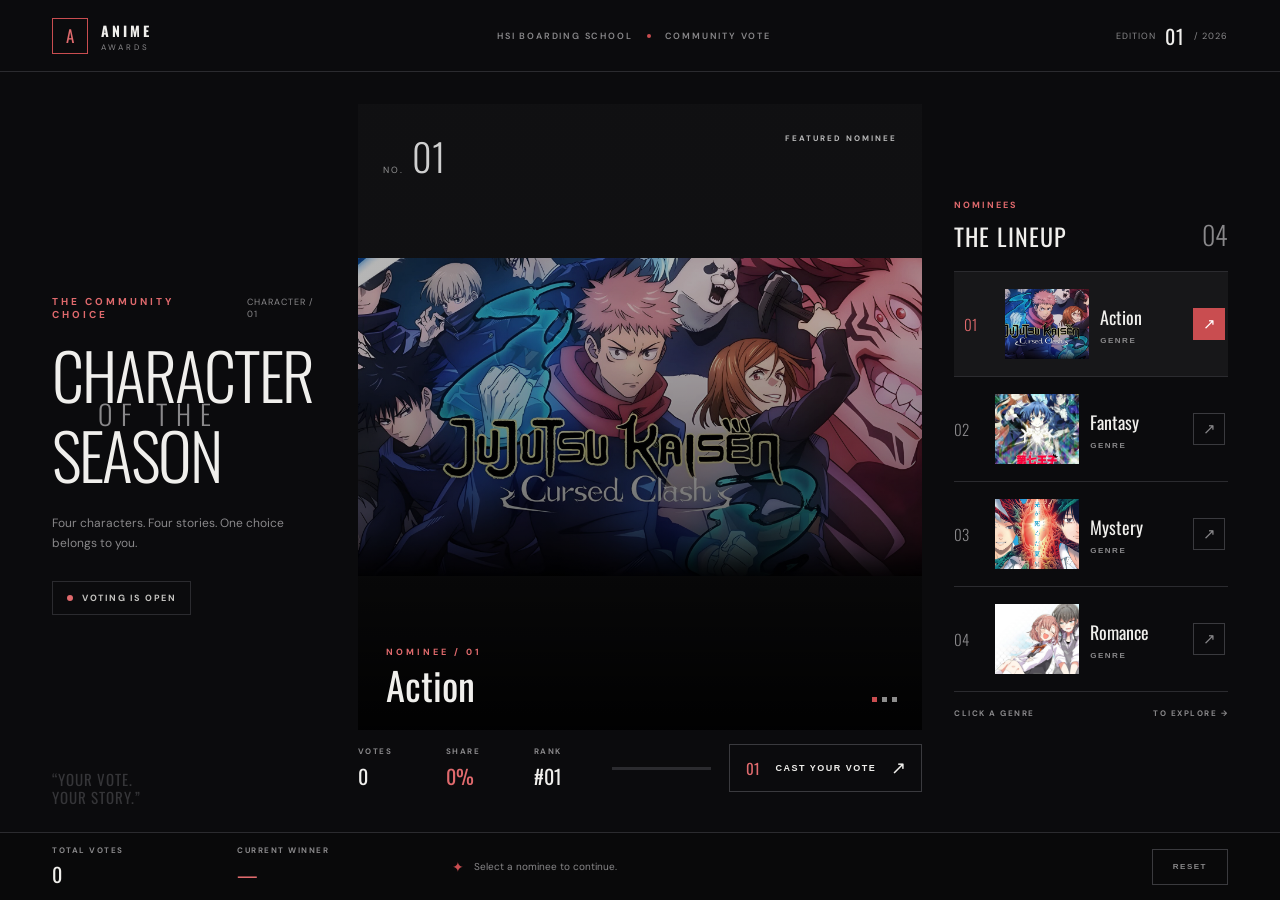
<file: Monthly/monthly1/index.html>
<!DOCTYPE html>
<html lang="en">

<head>
    <meta charset="UTF-8">
    <meta name="viewport" content="width=device-width, initial-scale=1.0">

    <title>ANIME AWARDS — HSI BS</title>

    <link rel="stylesheet" href="style.css">
</head>

<body>

    <main class="app">


        <!-- ================= HEADER ================= -->

        <header class="header">

            <div class="logo">

                <div class="logo-mark">A</div>

                <div class="logo-text">
                    <strong>ANIME</strong>
                    <span>AWARDS</span>
                </div>

            </div>


            <nav class="nav">

                <span>HSI BOARDING SCHOOL</span>

                <i></i>

                <span>COMMUNITY VOTE</span>

            </nav>


            <div class="edition">

                <span>EDITION</span>

                <strong>01</strong>

                <span>/ 2026</span>

            </div>

        </header>



        <!-- ================= MAIN ================= -->

        <section class="showcase">


            <!-- LEFT SIDE -->

            <div class="intro">

                <div class="intro-top">

                    <span class="eyebrow">
                        THE COMMUNITY CHOICE
                    </span>

                    <span class="category">
                        CHARACTER / 01
                    </span>

                </div>


                <div class="intro-title">

                    <span>CHARACTER</span>

                    <span class="small-title">
                        OF THE
                    </span>

                    <span>SEASON</span>

                </div>


                <p class="intro-description">

                    Four characters.
                    Four stories.
                    One choice belongs to you.

                </p>


                <div class="status">

                    <span class="status-dot"></span>

                    VOTING IS OPEN

                </div>


                <div class="quote">

                    “YOUR VOTE.
                    <br>
                    YOUR STORY.”

                </div>

            </div>



            <!-- CENTER HERO -->

            <div class="hero">


                <div class="hero-image">

                    <img
                        id="hero-image"
                        src="images/action.jpg"
                        alt="Candidate One"
                    >


                    <div class="hero-overlay"></div>


                    <div class="hero-number">

                        <span>NO.</span>

                        <strong id="hero-number">
                            01
                        </strong>

                    </div>


                    <div class="hero-tag">
                        FEATURED NOMINEE
                    </div>


                    <div class="hero-name">

                        <span>NOMINEE / 01</span>

                        <h1 id="hero-name">
                            Candidate One
                        </h1>

                    </div>


                    <div class="hero-corner">

                        <span></span>
                        <span></span>
                        <span></span>

                    </div>

                </div>



                <!-- HERO INFO -->

                <div class="hero-info">

                    <div class="stat">

                        <span>VOTES</span>

                        <strong id="hero-votes">
                            0
                        </strong>

                    </div>


                    <div class="stat">

                        <span>SHARE</span>

                        <strong id="hero-percentage">
                            0%
                        </strong>

                    </div>


                    <div class="stat">

                        <span>RANK</span>

                        <strong id="hero-rank">
                            #01
                        </strong>

                    </div>


                    <div class="progress">

                        <div
                            id="hero-progress"
                            class="progress-fill"
                        ></div>

                    </div>


                    <button
                        id="hero-vote"
                        class="vote-button"
                    >

                        <span class="vote-number">
                            01
                        </span>

                        <span>
                            CAST YOUR VOTE
                        </span>

                        <b>↗</b>

                    </button>

                </div>

            </div>



            <!-- RIGHT SIDE -->

            <aside class="roster">


                <div class="roster-heading">

                    <div>

                        <span>NOMINEES</span>

                        <h2>
                            THE LINEUP
                        </h2>

                    </div>

                    <strong>
                        04
                    </strong>

                </div>



                <!-- CANDIDATE 01 -->

                <button
                    class="candidate active"
                    data-id="0"
                >

                    <span class="candidate-number">
                        01
                    </span>


                    <div class="candidate-image">

                        <img
                            src="images/action.jpg"
                            alt="Candidate One"
                        >

                    </div>


                    <div class="candidate-info">

                        <strong>
                            Action
                        </strong>

                        <span>
                            GENRE
                        </span>

                    </div>


                    <span class="candidate-arrow">
                        ↗
                    </span>

                </button>



                <!-- CANDIDATE 02 -->

                <button
                    class="candidate"
                    data-id="1"
                >

                    <span class="candidate-number">
                        02
                    </span>


                    <div class="candidate-image">

                        <img
                            src="images/fantasy.jpg"
                            alt="Candidate Two"
                        >

                    </div>


                    <div class="candidate-info">

                        <strong>
                            Fantasy
                        </strong>

                        <span>
                            GENRE
                        </span>

                    </div>


                    <span class="candidate-arrow">
                        ↗
                    </span>

                </button>



                <!-- CANDIDATE 03 -->

                <button
                    class="candidate"
                    data-id="2"
                >

                    <span class="candidate-number">
                        03
                    </span>


                    <div class="candidate-image">

                        <img
                            src="images/mystery.jpg"
                            alt="Candidate Three"
                        >

                    </div>


                    <div class="candidate-info">

                        <strong>
                            Mystery
                        </strong>

                        <span>
                            GENRE
                        </span>

                    </div>


                    <span class="candidate-arrow">
                        ↗
                    </span>

                </button>



                <!-- CANDIDATE 04 -->

                <button
                    class="candidate"
                    data-id="3"
                >

                    <span class="candidate-number">
                        04
                    </span>


                    <div class="candidate-image">

                        <img
                            src="images/romance.jpg"
                            alt="Candidate Four"
                        >

                    </div>


                    <div class="candidate-info">

                        <strong>
                            Romance
                        </strong>

                        <span>
                            GENRE
                        </span>

                    </div>


                    <span class="candidate-arrow">
                        ↗
                    </span>

                </button>



                <div class="roster-hint">

                    <span>CLICK A GENRE</span>

                    <span>TO EXPLORE →</span>

                </div>

            </aside>

        </section>



        <footer class="footer">


            <div class="footer-stat">

                <span>TOTAL VOTES</span>

                <strong id="total-votes">
                    0
                </strong>

            </div>


            <div class="footer-stat winner">

                <span>CURRENT WINNER</span>

                <strong id="current-winner">
                    —
                </strong>

            </div>


            <div class="feedback">

                <span>✦</span>

                <p id="feedback">
                    Select a nominee to continue.
                </p>

            </div>


            <button
                id="reset-btn"
                class="reset-button"
            >
                RESET
            </button>

        </footer>

    </main>


    <script src="script.js"></script>

</body>

</html>
</file>
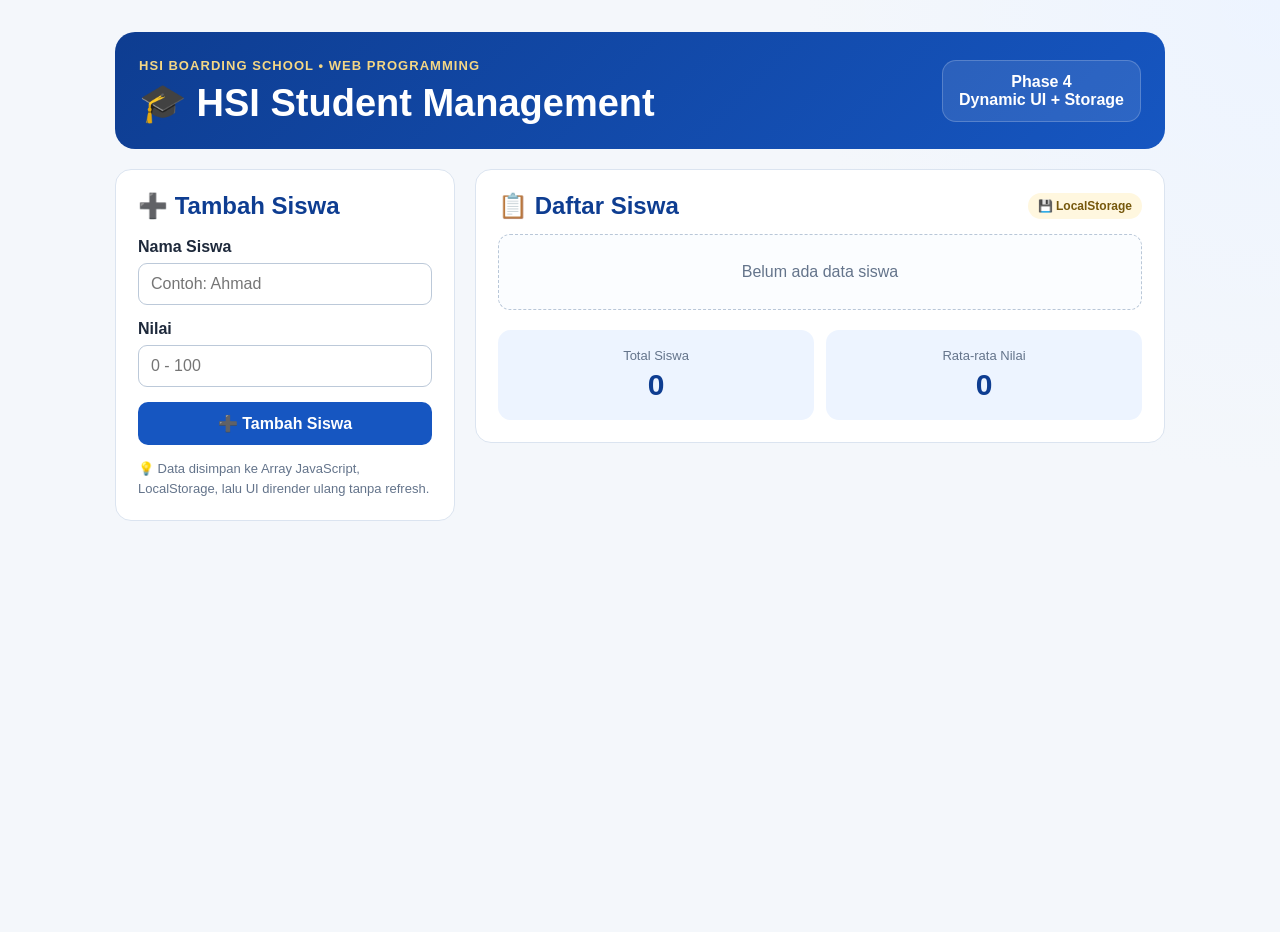
<file: Weekly/weekly3/index.html>
<!DOCTYPE html>
<html lang="id">
<head>
  <meta charset="UTF-8">
  <meta name="viewport" content="width=device-width, initial-scale=1.0">
  <title>HSI Student Management</title>
  <link rel="stylesheet" href="style.css">
  <script src="script.js" defer></script>
</head>
<body>
  <main class="page">
    <header class="header">
      <div>
        <span class="school">HSI BOARDING SCHOOL • WEB PROGRAMMING</span>
        <h1>🎓 HSI Student Management</h1>
      </div>
      <div class="phase-badge">Phase 4<br>Dynamic UI + Storage</div>
    </header>

    <div id="alertMessage" class="alert"></div>

    <section class="app-grid">
      <section class="card">
        <h2 id="formTitle">➕ Tambah Siswa</h2>
        <form id="studentForm">
          <label for="studentName">Nama Siswa</label>
          <input id="studentName" type="text" placeholder="Contoh: Ahmad" autocomplete="off" required>

          <label for="studentScore">Nilai</label>
          <input id="studentScore" type="number" min="0" max="100" placeholder="0 - 100" required>

          <button id="submitBtn" class="primary-btn" type="submit">➕ Tambah Siswa</button>
          <button id="cancelBtn" class="cancel-btn" type="button">Batal Edit</button>
        </form>
        <p class="form-note">💡 Data disimpan ke Array JavaScript, LocalStorage, lalu UI dirender ulang tanpa refresh.</p>
      </section>

      <section class="card">
        <div class="list-header">
          <h2>📋 Daftar Siswa</h2>
          <span class="saved-status">💾 LocalStorage</span>
        </div>

        <div id="studentList" class="student-list"></div>

        <div class="stats">
          <div class="stat-box">
            <span>Total Siswa</span>
            <strong id="totalStudents">0</strong>
          </div>
          <div class="stat-box">
            <span>Rata-rata Nilai</span>
            <strong id="averageScore">0</strong>
          </div>
        </div>
      </section>
    </section>
  </main>
</body>
</html>
</file>
<file: Monthly/monthly1/style.css>
@import url(
    'https://fonts.googleapis.com/css2?family=DM+Sans:wght@400;500;600;700&family=Oswald:wght@300;400;500;600&display=swap'
);


/* =====================================================
   ROOT
===================================================== */

:root {

    --background: #0b0b0d;

    --surface: #111113;

    --surface-light: #171719;

    --border: #2b2b2f;

    --border-light: #3a3a3e;

    --text: #f0efec;

    --muted: #89888a;

    --accent: #c94d50;

    --accent-light: #e06a6d;

}


/* =====================================================
   RESET
===================================================== */

* {
    margin: 0;
    padding: 0;
    box-sizing: border-box;
}


html,
body {
    width: 100%;
    height: 100%;
}


body {

    background: var(--background);

    color: var(--text);

    font-family: "DM Sans", sans-serif;

    overflow: hidden;

}


/* =====================================================
   APP
===================================================== */

.app {

    width: 100%;

    height: 100svh;

    display: flex;

    flex-direction: column;

}


/* =====================================================
   HEADER
===================================================== */

.header {

    height: 72px;

    flex-shrink: 0;

    display: flex;

    align-items: center;

    justify-content: space-between;

    padding: 0 52px;

    border-bottom: 1px solid var(--border);

}


/* LOGO */

.logo {

    display: flex;

    align-items: center;

    gap: 13px;

}


.logo-mark {

    width: 36px;

    height: 36px;

    display: grid;

    place-items: center;

    border: 1px solid var(--accent);

    color: var(--accent-light);

    font-family: "Oswald", sans-serif;

    font-size: 17px;

}


.logo-text strong {

    display: block;

    font-family: "Oswald", sans-serif;

    font-size: 14px;

    letter-spacing: 3px;

}


.logo-text span {

    display: block;

    margin-top: 1px;

    color: var(--muted);

    font-size: 8px;

    letter-spacing: 3px;

}


/* NAV */

.nav {

    display: flex;

    align-items: center;

    gap: 14px;

    color: var(--muted);

    font-size: 9px;

    font-weight: 600;

    letter-spacing: 1.8px;

}


.nav i {

    width: 4px;

    height: 4px;

    border-radius: 50%;

    background: var(--accent);

}


/* EDITION */

.edition {

    display: flex;

    align-items: center;

    gap: 9px;

    color: var(--muted);

    font-size: 9px;

    letter-spacing: 1px;

}


.edition strong {

    color: var(--text);

    font-family: "Oswald", sans-serif;

    font-size: 20px;

    font-weight: 400;

}


/* =====================================================
   SHOWCASE
===================================================== */

.showcase {

    flex: 1;

    min-height: 0;

    display: grid;

    grid-template-columns: 0.8fr 1.65fr 0.8fr;

    gap: 32px;

    padding: 32px 52px 26px;

}


/* =====================================================
   INTRO
===================================================== */

.intro {

    position: relative;

    display: flex;

    flex-direction: column;

    justify-content: center;

}


.intro-top {

    display: flex;

    align-items: center;

    gap: 18px;

    margin-bottom: 25px;

}


.eyebrow {

    color: var(--accent-light);

    font-size: 10px;

    font-weight: 700;

    letter-spacing: 3px;

}


.category {

    color: var(--muted);

    font-size: 9px;

    letter-spacing: 1px;

}


.intro-title {

    display: flex;

    flex-direction: column;

    font-family: "Oswald", sans-serif;

    font-size: clamp(64px, 5vw, 94px);

    font-weight: 300;

    line-height: 0.88;

    letter-spacing: -2px;

}


.small-title {

    margin-left: 46px;

    color: var(--muted);

    font-size: 0.43em;

    letter-spacing: 9px;

}


.intro-description {

    max-width: 300px;

    margin-top: 30px;

    color: var(--muted);

    font-size: 12px;

    line-height: 1.7;

}


.status {

    width: fit-content;

    display: flex;

    align-items: center;

    gap: 9px;

    margin-top: 28px;

    padding: 10px 14px;

    border: 1px solid var(--border);

    color: #c5c4c1;

    font-size: 9px;

    font-weight: 700;

    letter-spacing: 1.5px;

}


.status-dot {

    width: 6px;

    height: 6px;

    border-radius: 50%;

    background: var(--accent-light);

}


.quote {

    position: absolute;

    bottom: 0;

    left: 0;

    color: #353538;

    font-family: "Oswald", sans-serif;

    font-size: 15px;

    line-height: 1.2;

    letter-spacing: 1px;

}


/* =====================================================
   HERO
===================================================== */

.hero {

    min-width: 0;

    display: flex;

    flex-direction: column;

}


.hero-image {

    position: relative;

    flex: 1;

    min-height: 0;

    overflow: hidden;

    background: var(--surface);

}


.hero-image img {
    width: 100%;
    height: 100%;
    object-fit: contain;
    object-position: center;
    display: block;

    filter: brightness(0.75) saturate(0.85);

    transition:
        transform 0.6s ease,
        opacity 0.25s ease,
        filter 0.5s ease;
}

.hero:hover img {
    transform: scale(1);
    filter: brightness(0.84) saturate(1);
}


.hero-overlay {

    position: absolute;

    inset: 0;

    background:
        linear-gradient(
            to bottom,
            rgba(0, 0, 0, 0.05) 35%,
            rgba(0, 0, 0, 0.25) 55%,
            rgba(0, 0, 0, 0.92) 100%
        );

}


/* NUMBER */

.hero-number {

    position: absolute;

    top: 24px;

    left: 25px;

    display: flex;

    align-items: baseline;

    gap: 8px;

}


.hero-number span {

    color: rgba(255,255,255,0.55);

    font-size: 9px;

    letter-spacing: 2px;

}


.hero-number strong {

    color: rgba(255,255,255,0.8);

    font-family: "Oswald", sans-serif;

    font-size: 38px;

    font-weight: 300;

}


/* TAG */

.hero-tag {

    position: absolute;

    top: 29px;

    right: 25px;

    color: rgba(255,255,255,0.7);

    font-size: 8px;

    font-weight: 700;

    letter-spacing: 2px;

}


/* NAME */

.hero-name {

    position: absolute;

    left: 28px;

    bottom: 27px;

}


.hero-name > span {

    color: var(--accent-light);

    font-size: 9px;

    font-weight: 700;

    letter-spacing: 3px;

}


.hero-name h1 {

    margin-top: 8px;

    font-family: "Oswald", sans-serif;

    font-size: clamp(36px, 3vw, 58px);

    font-weight: 400;

    line-height: 0.9;

}


/* CORNER */

.hero-corner {

    position: absolute;

    right: 25px;

    bottom: 28px;

    display: flex;

    gap: 5px;

}


.hero-corner span {

    width: 5px;

    height: 5px;

    background: rgba(255,255,255,0.55);

}


.hero-corner span:first-child {

    background: var(--accent);

}


/* =====================================================
   HERO INFO
===================================================== */

.hero-info {

    height: 76px;

    flex-shrink: 0;

    display: grid;

    grid-template-columns: 70px 70px 60px 1fr auto;

    align-items: center;

    gap: 18px;

}


.stat {

    display: flex;

    flex-direction: column;

}


.stat span {

    color: var(--muted);

    font-size: 8px;

    font-weight: 700;

    letter-spacing: 1.5px;

}


.stat strong {

    margin-top: 5px;

    font-family: "Oswald", sans-serif;

    font-size: 20px;

    font-weight: 400;

}


.stat:nth-child(2) strong {

    color: var(--accent-light);

}


/* PROGRESS */

.progress {

    height: 3px;

    background: var(--border);

}


.progress-fill {

    width: 0%;

    height: 100%;

    background: var(--accent);

    transition: width 0.3s ease;

}


/* =====================================================
   VOTE BUTTON
===================================================== */

.vote-button {

    height: 48px;

    min-width: 190px;

    display: flex;

    align-items: center;

    border: 1px solid var(--border-light);

    background: transparent;

    color: var(--text);

    cursor: pointer;

    overflow: hidden;

    transition: 0.25s ease;

}


.vote-button::before {

    content: "";

    position: absolute;

    width: 0;

    height: 48px;

    background: var(--accent);

    transition: width 0.3s ease;

}


.vote-button {

    position: relative;

}


.vote-button:hover::before {

    width: 100%;

}


.vote-button > span,
.vote-button > b {

    position: relative;

    z-index: 2;

}


.vote-number {

    width: 45px;

    font-family: "Oswald", sans-serif;

    font-size: 15px;

    color: var(--accent-light);

}


.vote-button > span:nth-child(2) {

    flex: 1;

    font-size: 9px;

    font-weight: 700;

    letter-spacing: 1.5px;

}


.vote-button b {

    width: 45px;

    font-size: 18px;

    font-weight: 400;

}


/* =====================================================
   ROSTER
===================================================== */

.roster {

    min-width: 0;

    display: flex;

    flex-direction: column;

    justify-content: center;

}


.roster-heading {

    display: flex;

    align-items: flex-end;

    justify-content: space-between;

    padding-bottom: 17px;

    border-bottom: 1px solid var(--border);

}


.roster-heading span {

    color: var(--accent-light);

    font-size: 9px;

    font-weight: 700;

    letter-spacing: 2px;

}


.roster-heading h2 {

    margin-top: 5px;

    font-family: "Oswald", sans-serif;

    font-size: 24px;

    font-weight: 400;

    letter-spacing: 1px;

}


.roster-heading > strong {

    color: var(--muted);

    font-family: "Oswald", sans-serif;

    font-size: 26px;

    font-weight: 300;

}


/* =====================================================
   CANDIDATE
===================================================== */

.candidate {

    width: 100%;

    height: 105px;

    display: grid;

    grid-template-columns: 28px 82px 1fr 35px;

    align-items: center;

    gap: 13px;

    border: 0;

    border-bottom: 1px solid var(--border);

    background: transparent;

    color: var(--text);

    text-align: left;

    cursor: pointer;

    transition:
        background 0.25s ease,
        padding 0.25s ease;

}


.candidate:hover {

    padding-left: 7px;

    background: var(--surface-light);

}


.candidate.active {

    background: var(--surface-light);

    padding-left: 10px;

}


.candidate-number {

    color: var(--muted);

    font-family: "Oswald", sans-serif;

    font-size: 15px;

    font-weight: 300;

}


.candidate.active .candidate-number {

    color: var(--accent-light);

}


/* IMAGE */

.candidate-image {
    width: 84px;
    height: 70px;
    overflow: hidden;
    flex-shrink: 0;
}

.candidate-image img {
    width: 100%;
    height: 100%;
    object-fit: cover;
    object-position: center;
    display: block;
}


.candidate:hover img,
.candidate.active img {

    filter: grayscale(0%) brightness(0.9);

    transform: scale(1.05);

}


/* INFO */

.candidate-info {

    min-width: 0;

}


.candidate-info strong {

    display: block;

    font-family: "Oswald", sans-serif;

    font-size: 18px;

    font-weight: 400;

    white-space: nowrap;

    overflow: hidden;

    text-overflow: ellipsis;

}


.candidate-info span {

    display: block;

    margin-top: 6px;

    color: var(--muted);

    font-size: 8px;

    font-weight: 700;

    letter-spacing: 1.5px;

}


/* ARROW */

.candidate-arrow {

    width: 32px;

    height: 32px;

    display: grid;

    place-items: center;

    border: 1px solid var(--border-light);

    color: var(--muted);

    font-size: 15px;

    transition: 0.25s ease;

}


.candidate:hover .candidate-arrow,
.candidate.active .candidate-arrow {

    border-color: var(--accent);

    background: var(--accent);

    color: white;

}


/* HINT */

.roster-hint {

    display: flex;

    justify-content: space-between;

    margin-top: 16px;

    color: var(--muted);

    font-size: 8px;

    font-weight: 700;

    letter-spacing: 1.5px;

}


/* =====================================================
   FOOTER
===================================================== */

.footer {

    height: 68px;

    flex-shrink: 0;

    display: grid;

    grid-template-columns: 150px 180px 1fr auto;

    align-items: center;

    gap: 35px;

    padding: 0 52px;

    border-top: 1px solid var(--border);

    background: #09090a;

}


.footer-stat {

    display: flex;

    flex-direction: column;

}


.footer-stat span {

    color: var(--muted);

    font-size: 8px;

    font-weight: 700;

    letter-spacing: 1.5px;

}


.footer-stat strong {

    margin-top: 4px;

    font-family: "Oswald", sans-serif;

    font-size: 20px;

    font-weight: 400;

}


.footer-stat.winner strong {

    color: var(--accent-light);

}


.feedback {

    display: flex;

    align-items: center;

    gap: 10px;

}


.feedback span {

    color: var(--accent);

    font-size: 14px;

}


.feedback p {

    color: var(--muted);

    font-size: 10px;

}


.reset-button {

    height: 36px;

    padding: 0 20px;

    border: 1px solid var(--border-light);

    background: transparent;

    color: var(--muted);

    cursor: pointer;

    font-size: 8px;

    font-weight: 700;

    letter-spacing: 1.5px;

    transition: 0.2s ease;

}


.reset-button:hover {

    border-color: var(--accent);

    color: var(--accent-light);

}


/* =====================================================
   TABLET
===================================================== */

@media (max-width: 1100px) {

    body {
        overflow: auto;
    }


    .app {

        height: auto;

        min-height: 100svh;

    }


    .showcase {

        grid-template-columns: 1fr 1.5fr;

    }


    .roster {

        grid-column: 1 / -1;

    }


    .candidate {

        display: inline-grid;

        width: 24%;

        border: 1px solid var(--border);

        margin-right: 0.5%;

    }


    .roster {

        display: block;

    }


    .roster-heading {

        margin-bottom: 10px;

    }


    .roster-hint {

        display: none;

    }

}


/* =====================================================
   MOBILE
===================================================== */

@media (max-width: 700px) {

    .header {

        height: 62px;

        padding: 0 18px;

    }


    .nav {

        display: none;

    }


    .edition {

        font-size: 8px;

    }


    .showcase {

        display: flex;

        flex-direction: column;

        padding: 25px 18px;

    }


    .intro {

        min-height: 280px;

    }


    .intro-title {

        font-size: 62px;

    }


    .hero {

        min-height: 430px;

    }


    .hero-info {

        grid-template-columns: repeat(3, 1fr);

        height: auto;

        padding: 15px 0;

    }


    .progress {

        grid-column: 1 / -1;

    }


    .vote-button {

        grid-column: 1 / -1;

        width: 100%;

    }


    .roster {

        display: flex;

    }


    .candidate {

        width: 100%;

        height: 90px;

        margin: 0;

        border: 0;

        border-bottom: 1px solid var(--border);

    }


    .footer {

        height: auto;

        grid-template-columns: 1fr 1fr;

        padding: 15px 18px;

    }


    .feedback {

        grid-column: 1 / -1;

    }

}
</file>
<file: Weekly/weekly3/style.css>
:root {
  --blue: #1656c1;
  --blue-dark: #0e3d91;
  --blue-soft: #edf4ff;
  --gold: #b58b2f;
  --gold-soft: #fff7df;
  --white: #fff;
  --bg: #f4f7fb;
  --text: #1e293b;
  --muted: #64748b;
  --border: #dbe4f0;
  --danger: #c63737;
  --danger-soft: #fff0f0;
  --green: #16804b;
  --green-soft: #eafaf1;
}

* {
  box-sizing: border-box;
}

body {
  margin: 0;
  min-height: 100vh;
  font-family: Arial, sans-serif;
  background: radial-gradient(circle at top right, #edf4ff 0, transparent 30%), var(--bg);
  color: var(--text);
}

button,
input {
  font: inherit;
}

button {
  cursor: pointer;
}

.page {
  width: min(1050px, calc(100% - 30px));
  margin: 32px auto 50px;
}

.header {
  display: flex;
  justify-content: space-between;
  align-items: center;
  gap: 20px;
  padding: 24px;
  margin-bottom: 20px;
  color: var(--white);
  background: linear-gradient(135deg, var(--blue-dark), var(--blue));
  border-radius: 20px;
}

.school {
  display: inline-block;
  margin-bottom: 8px;
  font-size: 13px;
  font-weight: bold;
  letter-spacing: 0.08em;
  color: #f5d784;
}

.header h1 {
  margin: 0;
  font-size: clamp(24px, 5vw, 38px);
}

.phase-badge {
  flex-shrink: 0;
  padding: 12px 16px;
  border: 1px solid rgba(255, 255, 255, 0.2);
  border-radius: 14px;
  text-align: center;
  font-weight: bold;
  background: rgba(255, 255, 255, 0.1);
}

.alert {
  min-height: 0;
  padding: 0;
  margin-bottom: 0;
  border-radius: 10px;
  text-align: center;
  font-weight: bold;
}

.alert.show {
  padding: 11px 14px;
  margin-bottom: 20px;
  color: var(--green);
  background: var(--green-soft);
}

.app-grid {
  display: grid;
  grid-template-columns: 340px 1fr;
  gap: 20px;
  align-items: start;
}

.card {
  padding: 22px;
  background: var(--white);
  border: 1px solid var(--border);
  border-radius: 16px;
}

.card h2 {
  margin: 0 0 18px;
  color: var(--blue-dark);
}

label {
  display: block;
  margin-bottom: 7px;
  font-weight: bold;
}

input {
  width: 100%;
  padding: 11px 12px;
  margin-bottom: 15px;
  border: 1px solid #bcc9d9;
  border-radius: 9px;
  outline: none;
}

input:focus {
  border-color: var(--blue);
  box-shadow: 0 0 0 3px var(--blue-soft);
}

.primary-btn,
.cancel-btn {
  width: 100%;
  padding: 12px;
  border: 0;
  border-radius: 10px;
  font-weight: bold;
}

.primary-btn {
  color: var(--white);
  background: var(--blue);
}

.primary-btn:hover {
  background: var(--blue-dark);
}

.cancel-btn {
  display: none;
  margin-top: 9px;
  color: var(--text);
  background: #eef2f7;
}

.form-note {
  margin: 14px 0 0;
  color: var(--muted);
  font-size: 13px;
  line-height: 1.5;
}

.list-header {
  display: flex;
  justify-content: space-between;
  align-items: center;
  gap: 10px;
  margin-bottom: 14px;
}

.list-header h2 {
  margin: 0;
}

.saved-status {
  padding: 6px 10px;
  border-radius: 999px;
  color: #76580c;
  background: var(--gold-soft);
  font-size: 12px;
  font-weight: bold;
}

.student-list {
  display: grid;
  gap: 10px;
}

.student-item {
  display: grid;
  grid-template-columns: 1fr auto auto;
  align-items: center;
  gap: 14px;
  padding: 14px;
  border: 1px solid var(--border);
  border-radius: 12px;
  background: #fbfdff;
}

.student-name {
  font-weight: bold;
}

.student-number {
  display: inline-block;
  margin-right: 7px;
  color: var(--gold);
}

.score {
  min-width: 58px;
  padding: 7px 10px;
  border-radius: 8px;
  text-align: center;
  font-weight: bold;
  color: var(--blue-dark);
  background: var(--blue-soft);
}

.action-buttons {
  display: flex;
  gap: 7px;
}

.edit-btn,
.delete-btn {
  border: 0;
  border-radius: 8px;
  padding: 8px 10px;
  font-weight: bold;
}

.edit-btn {
  color: var(--blue-dark);
  background: var(--blue-soft);
}

.delete-btn {
  color: var(--danger);
  background: var(--danger-soft);
}

.empty {
  padding: 28px;
  border: 1px dashed #b9c7d8;
  border-radius: 12px;
  text-align: center;
  color: var(--muted);
  background: #fbfdff;
}

.stats {
  display: grid;
  grid-template-columns: repeat(2, 1fr);
  gap: 12px;
  margin-top: 20px;
}

.stat-box {
  padding: 18px;
  border-radius: 13px;
  text-align: center;
  color: var(--blue-dark);
  background: var(--blue-soft);
}

.stat-box span {
  display: block;
  margin-bottom: 5px;
  color: var(--muted);
  font-size: 13px;
}

.stat-box strong {
  font-size: 30px;
}

@media (max-width: 800px) {
  .app-grid {
    grid-template-columns: 1fr;
  }

  .header {
    align-items: flex-start;
    flex-direction: column;
  }
}

@media (max-width: 520px) {
  .page {
    width: min(100% - 18px, 1050px);
    margin-top: 15px;
  }

  .student-item {
    grid-template-columns: 1fr auto;
  }

  .score {
    grid-column: 2;
    grid-row: 1;
  }

  .action-buttons {
    grid-column: 1 / -1;
  }

  .edit-btn,
  .delete-btn {
    flex: 1;
  }

  .stats {
    grid-template-columns: 1fr;
  }
}
</file>
